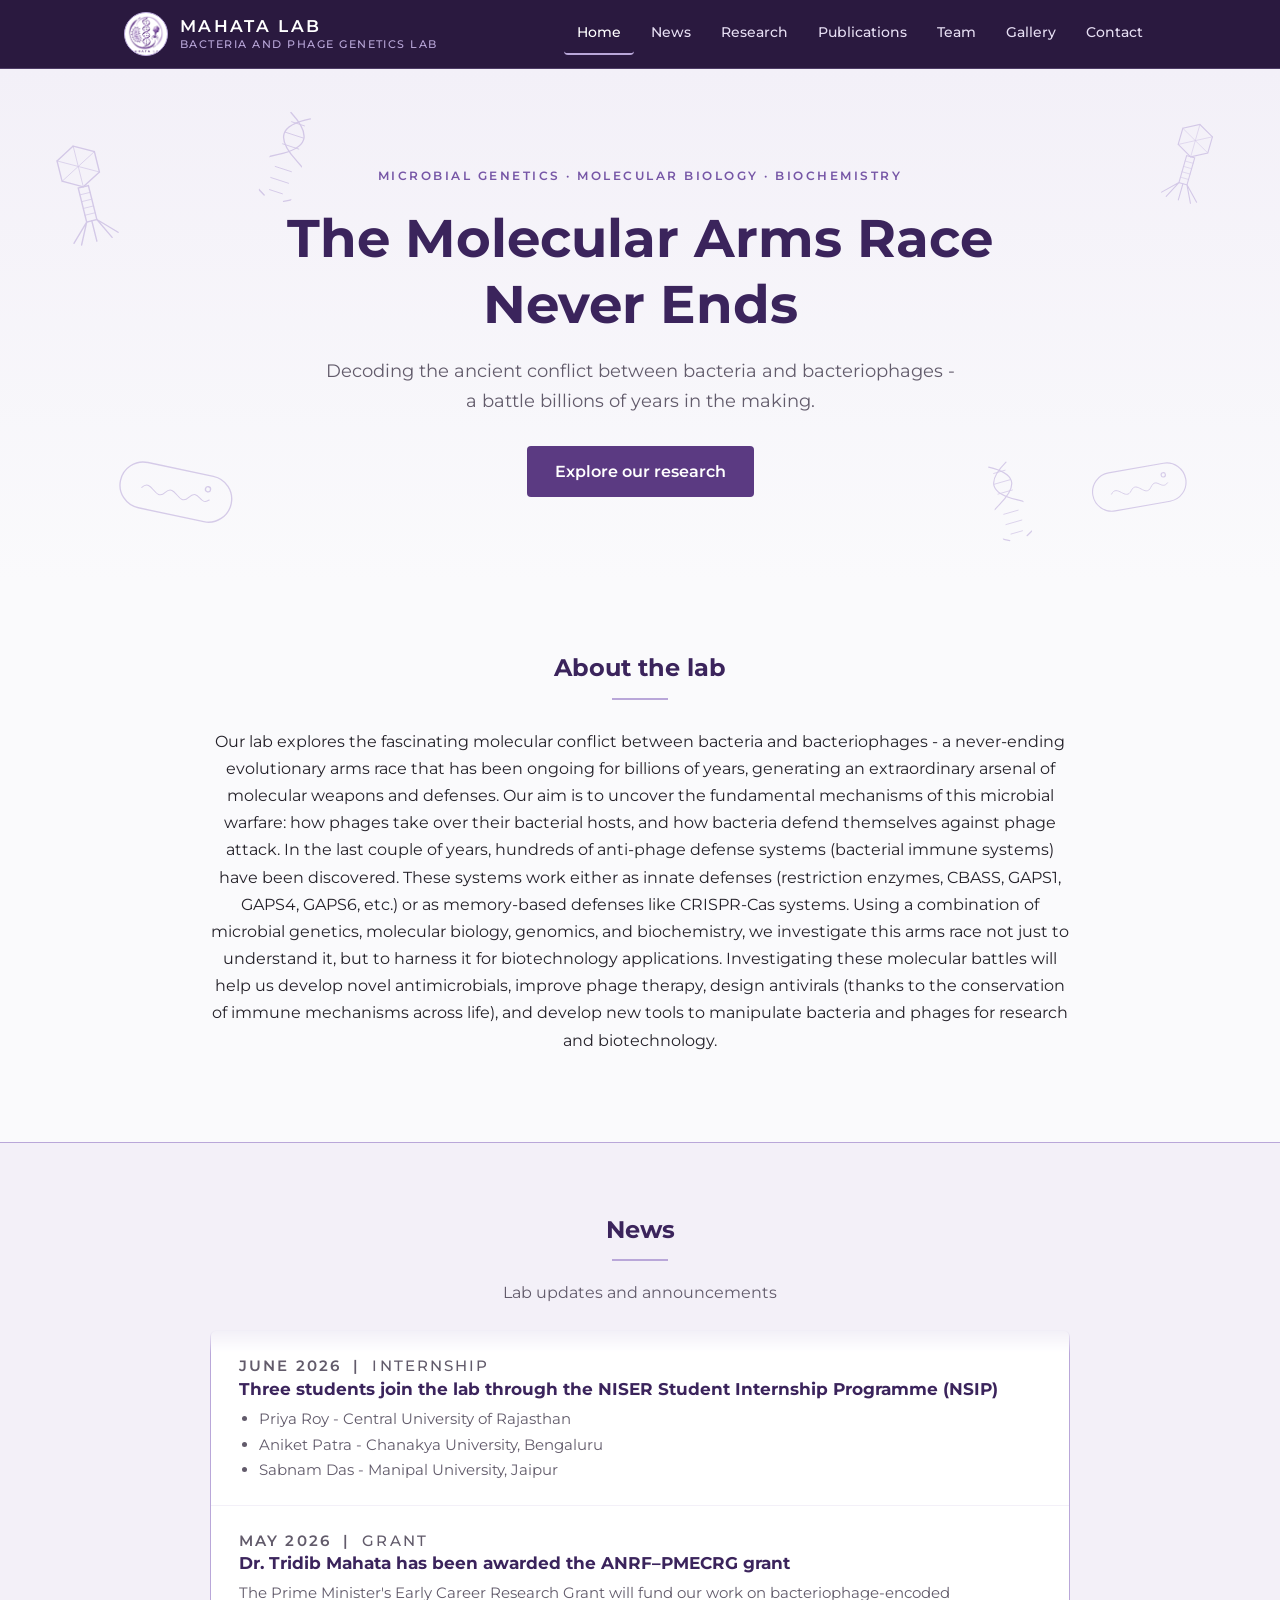
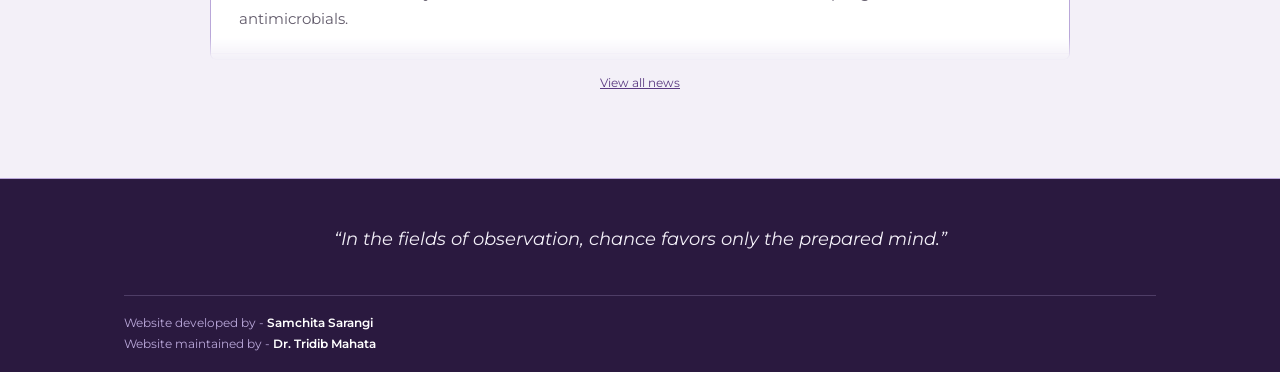
<file: index.html>
<!DOCTYPE html>
<html lang="en">
<head>
<meta charset="utf-8">
<meta name="viewport" content="width=device-width, initial-scale=1">
<title>Mahata Lab — Bacteria and Phage Genetics, NISER Bhubaneswar</title>
<meta name="description" content="The Mahata Lab at NISER Bhubaneswar studies the molecular arms race between bacteria and bacteriophages.">
<link rel="icon" href="assets/img/mahata-lab-logo.jpg">
<link rel="preconnect" href="https://fonts.googleapis.com">
<link rel="preconnect" href="https://fonts.gstatic.com" crossorigin>
<link href="https://fonts.googleapis.com/css2?family=Caveat:wght@500&family=Montserrat:wght@400;500;600;700&display=swap" rel="stylesheet">
<link rel="stylesheet" href="css/style.css">
</head>
<body>
<a class="skip" href="#main">Skip to content</a>
<header class="site-header" id="header"></header>
<main id="main" tabindex="-1"></main>
<footer class="site-footer" id="footer"></footer>
<script src="content/site.js"></script>
<script src="js/app.js"></script>
</body>
</html>
</file>
<file: css/style.css>
:root{
  --deep-plum:#3B245C;--purple:#5B3A82;--violet:#7656A6;--lavender:#B9A7D9;--pale:#F3F0F8;--off:#FAFAFC;
  --charcoal:#242129;--slate:#625B6B;--footer:#2A193F;--header:#2A193F;
  --font:'Montserrat',system-ui,-apple-system,'Segoe UI',Roboto,Arial,sans-serif;--hand:'Caveat','Segoe Script','Bradley Hand',cursive;
  --line:1px solid var(--lavender);
}
*{box-sizing:border-box}
html{scroll-behavior:smooth}
body{margin:0;font-family:var(--font);color:var(--charcoal);background:var(--off);line-height:1.7;font-size:16px}
img{max-width:100%;height:auto;display:block}
a{color:var(--purple)}
h1,h2,h3{color:var(--deep-plum);line-height:1.25;margin:0 0 .6em}
.skip{position:absolute;left:-999px;top:0;background:#fff;padding:8px 14px;z-index:100}.skip:focus{left:8px;top:8px}
:focus-visible{outline:2px solid var(--violet);outline-offset:2px}
.wrap{max-width:1080px;margin:0 auto;padding:0 24px}

/* Header — dark */
.site-header{background:var(--header);position:sticky;top:0;z-index:50;border-bottom:1px solid rgba(185,167,217,.25)}
.site-header .wrap{display:flex;align-items:center;justify-content:space-between;gap:16px;min-height:68px}
.brand{display:flex;align-items:center;gap:12px;text-decoration:none;color:#fff}
.brand img{width:44px;height:44px;border-radius:50%;background:#fff;border:1px solid var(--lavender);object-fit:cover}
.brand .bt{display:block;line-height:1.2}.brand small{display:block;font-size:.66rem;letter-spacing:.14em;text-transform:uppercase;color:var(--lavender);font-weight:500;margin-top:3px}
.brand b{display:block;font-size:1.05rem;letter-spacing:.14em;text-transform:uppercase;font-weight:600}
.nav{display:flex;gap:4px;list-style:none;margin:0;padding:0}
.nav a{display:block;padding:8px 13px;color:#E6DEF3;text-decoration:none;font-size:.88rem;font-weight:500;border-radius:4px;border-bottom:2px solid transparent}
.nav a:hover{color:#fff;background:rgba(185,167,217,.14)}
.nav a[aria-current=page]{color:#fff;border-bottom-color:var(--lavender)}
.menu-btn{display:none;background:none;border:1px solid var(--lavender);color:#fff;border-radius:4px;padding:6px 12px;font:inherit;cursor:pointer}

/* Hero */
.hero{position:relative;overflow:hidden;text-align:center;background:linear-gradient(180deg,var(--pale),var(--off));padding:96px 0 84px}
.hero .wrap{position:relative;z-index:2;max-width:820px}
.eyebrow{font-size:.78rem;letter-spacing:.2em;text-transform:uppercase;color:var(--violet);font-weight:600;margin:0 0 20px}
.hero h1{font-size:clamp(2rem,5vw,3.3rem);font-weight:700;margin:0 auto 18px;text-align:center}
.hero p.sub{color:var(--slate);font-size:1.1rem;max-width:640px;margin:0 auto 30px;text-align:center}
.btn{display:inline-block;background:var(--purple);color:#fff;text-decoration:none;font-weight:600;padding:12px 28px;border-radius:4px;transition:background .2s}
.btn:hover{background:var(--deep-plum)}
.deco{position:absolute;z-index:1;color:var(--lavender);opacity:.55;pointer-events:none}

/* Sections */
section.block{padding:72px 0}main{min-height:60vh}
.center{text-align:center}
.rule{width:56px;height:2px;background:var(--lavender);margin:0 auto 28px;border:0}
.prose{max-width:860px;margin:0 auto}
.prose p{margin:0 0 1em;color:var(--charcoal)}
.page-head{background:var(--pale);padding:56px 0 40px;text-align:center;border-bottom:var(--line)}
.page-head h1{font-size:2.2rem;margin:0}
.page-head p{color:var(--slate);margin:.5em 0 0}

/* News */
.news-home{background:var(--pale);border-top:var(--line);border-bottom:var(--line)}
.ticker{text-align:left;position:relative;height:330px;overflow:hidden;max-width:860px;margin:0 auto;border:var(--line);border-radius:6px;background:#fff;
  -webkit-mask-image:linear-gradient(transparent,#000 7%,#000 93%,transparent);mask-image:linear-gradient(transparent,#000 7%,#000 93%,transparent)}
.ticker-track{animation:scrollUp var(--dur,22s) linear infinite}
.ticker:hover .ticker-track,.ticker:focus-within .ticker-track{animation-play-state:paused}
@keyframes scrollUp{from{transform:translateY(0)}to{transform:translateY(-50%)}}
.news-item{padding:22px 28px;border-bottom:1px solid var(--pale)}
.news-meta{font-size:.74rem;letter-spacing:.14em;font-weight:600;color:var(--violet);margin:0 0 6px}
.news-meta span{color:var(--slate);font-weight:500}
.news-item h3{font-size:1.05rem;margin:0 0 6px}
.news-item p,.news-item ul{margin:0;color:var(--slate);font-size:.94rem}.news-item ul{padding-left:20px}
.ticker-note{text-align:center;font-size:.78rem;color:var(--slate);margin-top:12px}
.news-list .news-item{background:#fff;border:var(--line);border-radius:6px;margin-bottom:18px}
@media(prefers-reduced-motion:reduce){.ticker{height:auto;max-height:340px;overflow:auto}.ticker-track{animation:none}.ticker-track .dup{display:none}}

/* Research */
.theme{display:grid;grid-template-columns:1.15fr .85fr;gap:48px;align-items:center;padding:44px 0;border-bottom:1px solid var(--pale)}
.theme>:not(.theme-img){grid-column:1;grid-row:1}
.theme-img{grid-column:2;grid-row:1}
.theme:nth-child(even){grid-template-columns:.85fr 1.15fr}
.theme:nth-child(even)>:not(.theme-img){grid-column:2}
.theme:nth-child(even) .theme-img{grid-column:1}
.theme-img img{border:0;border-radius:0;background:transparent;width:100%;mix-blend-mode:multiply}
@media(max-width:820px){.theme,.theme:nth-child(even){grid-template-columns:1fr}.theme>*,.theme:nth-child(even)>*,.theme-img,.theme:nth-child(even) .theme-img{grid-column:1;grid-row:auto}}

/* Publications */
.year{font-size:1.3rem;color:var(--purple);margin:44px 0 14px;padding-bottom:6px;border-bottom:var(--line)}
.pub{padding:14px 0;border-bottom:1px solid var(--pale)}
.pub h3{font-size:.98rem;font-weight:600;margin:0 0 4px}
.pub .au{font-size:.88rem;color:var(--slate);margin:0}
.pub .au strong{color:var(--deep-plum)}
.pub .ve{font-size:.88rem;font-style:italic;color:var(--purple);margin:2px 0 0}
.pub .nt{font-size:.8rem;color:var(--slate);font-style:italic;margin:2px 0 0}
.tag{display:inline-block;font-size:.66rem;letter-spacing:.1em;text-transform:uppercase;border:1px solid var(--lavender);color:var(--violet);border-radius:3px;padding:1px 7px;margin-left:8px;vertical-align:middle;font-weight:600}

/* Team */
.group h2{font-size:1.2rem;color:var(--purple);margin:44px 0 20px;padding-bottom:6px;border-bottom:var(--line)}
.cards{display:grid;grid-template-columns:repeat(auto-fill,minmax(230px,1fr));gap:24px}
.card{background:#fff;border:var(--line);border-radius:6px;overflow:hidden;text-align:center}
.card img{width:100%;aspect-ratio:1/1;object-fit:cover;border-bottom:var(--line)}
.card .ph{aspect-ratio:1/1;background:var(--pale);display:grid;place-items:center;font-size:2.4rem;color:var(--lavender);border-bottom:var(--line)}
.card div.t{padding:16px 16px 20px}.card h3{font-size:1.02rem;margin:0 0 2px}
.card .role{font-size:.82rem;color:var(--violet);font-weight:600;margin:0 0 6px}
.card .deg{font-size:.84rem;color:var(--slate);margin:0 0 6px}
.card a{font-size:.82rem;word-break:break-all}
.pi{display:grid;grid-template-columns:240px 1fr;gap:32px;align-items:center;background:#fff;border:var(--line);border-radius:6px;padding:24px}
.pi img{border:var(--line);border-radius:6px;aspect-ratio:1/1;object-fit:cover;width:100%}
.pi h3{font-size:1.4rem;margin:0}.pi .role{color:var(--violet);font-weight:600;margin:0 0 10px}
.pi p{margin:0 0 6px;color:var(--slate);font-size:.94rem}

/* Gallery / contact */
.soon{text-align:center;padding:72px 24px;border:1px dashed var(--lavender);border-radius:6px;background:#fff;max-width:640px;margin:0 auto}
.soon h2{font-size:1.5rem}.soon p{color:var(--slate);margin:0}
.gal{display:grid;grid-template-columns:repeat(auto-fill,minmax(240px,1fr));gap:18px;margin-top:32px}
.gal img{border:var(--line);border-radius:6px;width:100%;aspect-ratio:4/3;object-fit:cover}
.contact-grid{display:grid;grid-template-columns:1fr 1fr;gap:48px}
.contact-grid dt{font-size:.74rem;letter-spacing:.16em;text-transform:uppercase;color:var(--violet);font-weight:600;margin-top:22px}
.contact-grid dd{margin:4px 0 0;color:var(--charcoal)}
.join{background:#fff;border:var(--line);border-radius:6px;padding:30px}.join h2{font-size:1.4rem}.join p{color:var(--slate)}
.logos{display:flex;gap:32px;align-items:center;flex-wrap:wrap;margin-top:32px}.logos img{height:110px;width:auto;border:0;border-radius:0}

/* Footer */
.site-footer{background:var(--footer);color:#E6DEF3;padding:45px 0 18px;margin-top:0}
.quote{text-align:center;font-style:italic;font-size:1.12rem;max-width:640px;margin:0 auto 40px;color:#F3F0F8}
.foot-row{display:flex;justify-content:space-between;align-items:flex-end;gap:16px;border-top:1px solid rgba(185,167,217,.25);padding-top:16px;font-size:.78rem;color:var(--lavender)}
.credits p{margin:0}.credits b{color:#fff;font-weight:600}

@media(max-width:480px){.brand small{font-size:.56rem;letter-spacing:.06em}.brand b{font-size:.95rem}}
@media(max-width:820px){
  .menu-btn{display:block}
  .nav{display:none;position:absolute;left:0;right:0;top:100%;background:var(--header);flex-direction:column;padding:8px 24px 16px;border-bottom:1px solid rgba(185,167,217,.25)}
  .nav.open{display:flex}
  .theme,.contact-grid,.pi{grid-template-columns:1fr}.theme:nth-child(even) .theme-img{order:0}
  .pi{text-align:center}.pi img{max-width:240px;margin:0 auto}
  .hero{padding:72px 0 64px}.deco.hide-m{display:none}
  .foot-row{flex-direction:column;align-items:center;text-align:center}
}
</file>
